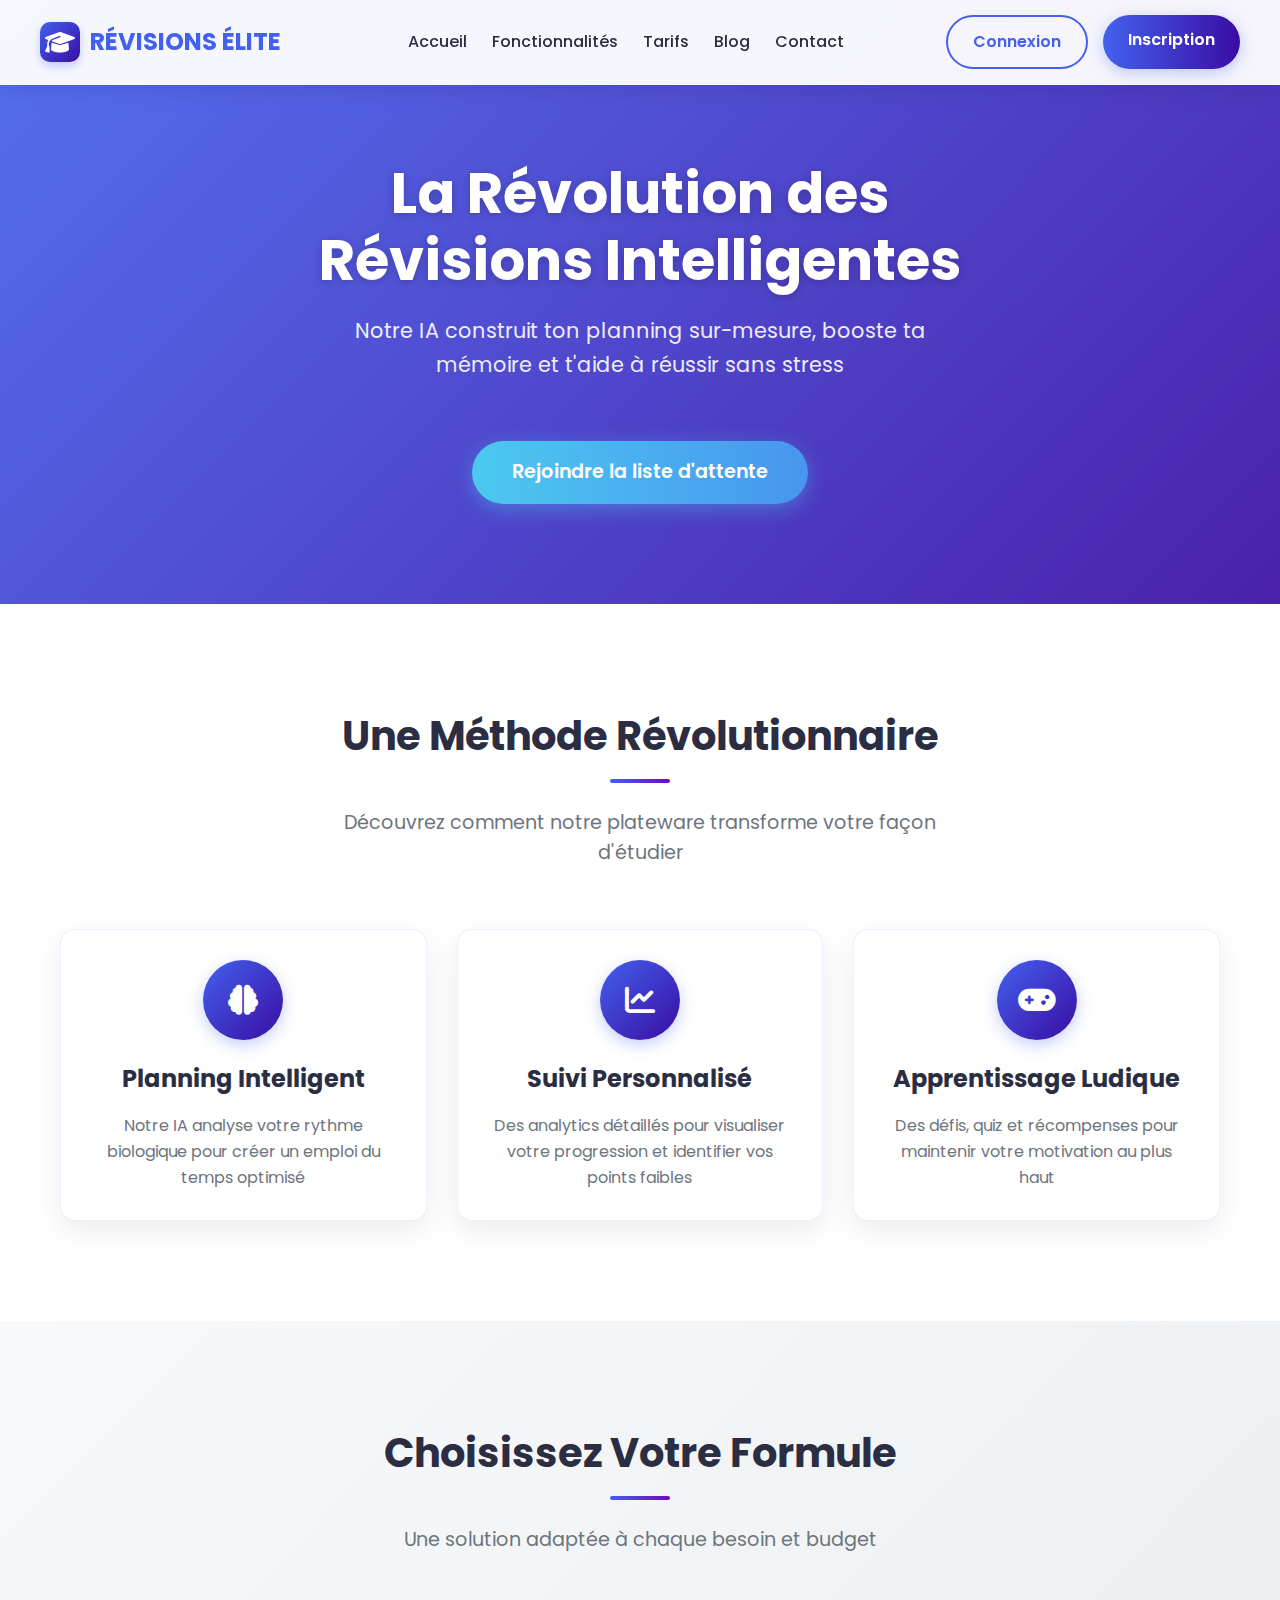
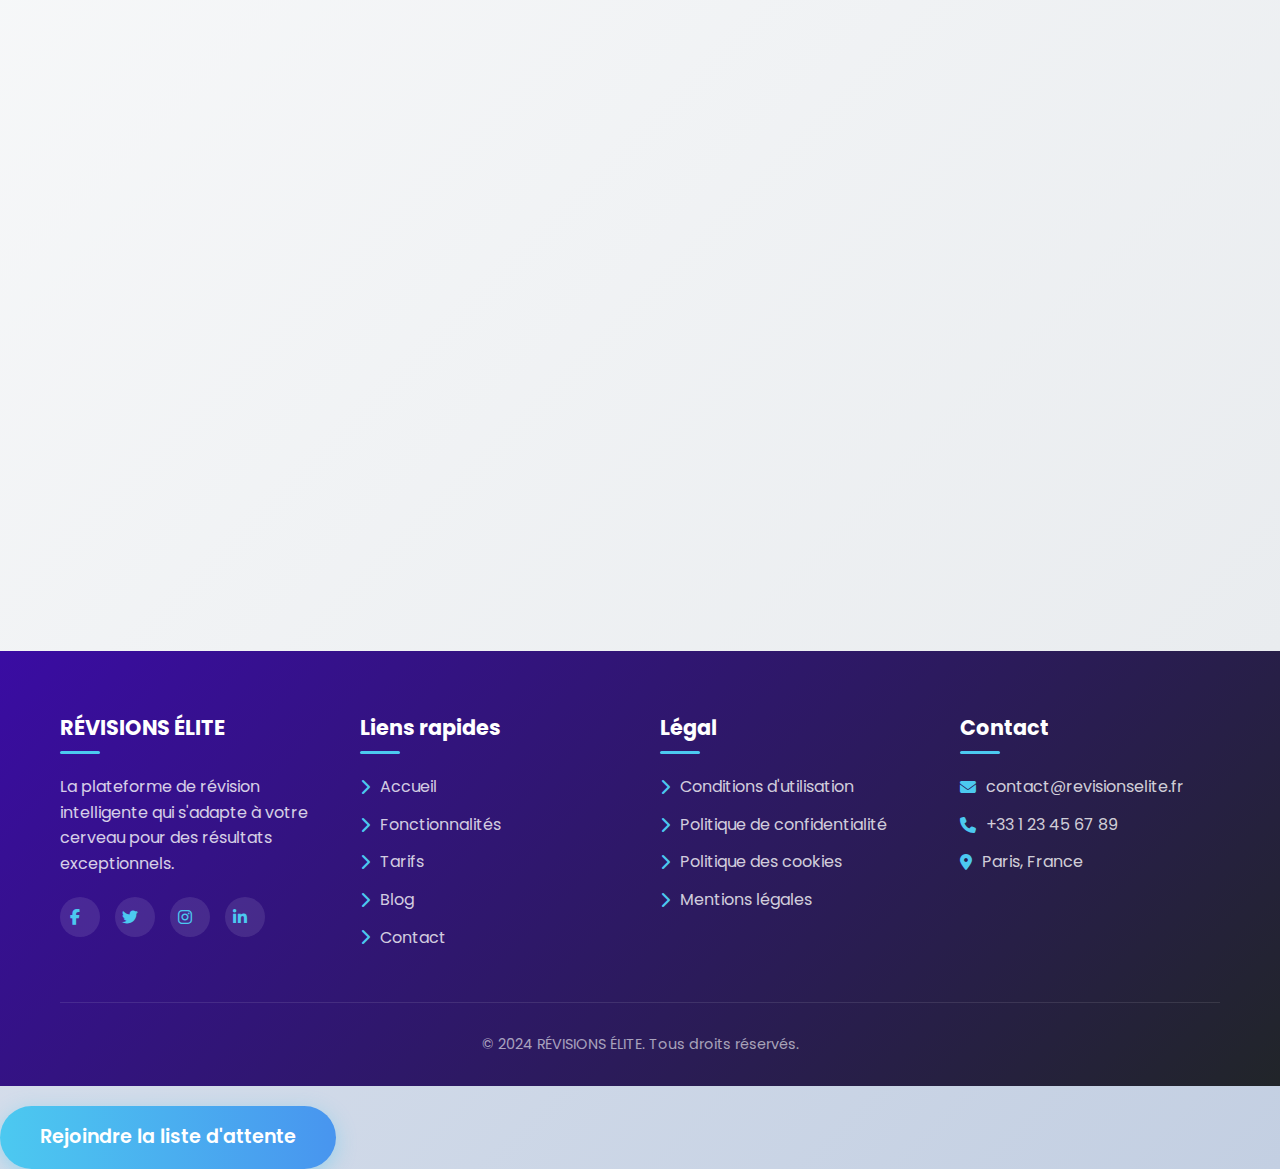
<file: index.html>
<!DOCTYPE html>
<html lang="fr">
<head>
    <meta charset="UTF-8">
    <meta name="viewport" content="width=device-width, initial-scale=1.0">
    <title>RÉVISIONS ÉLITE - La Révolution des Révisions Intelligentes</title>
    <link rel="stylesheet" href="https://cdnjs.cloudflare.com/ajax/libs/font-awesome/6.4.0/css/all.min.css">
    <link href="https://fonts.googleapis.com/css2?family=Poppins:wght@300;400;500;600;700&display=swap" rel="stylesheet">
    <style>
        :root {
            --primary: #4361ee;
            --secondary: #3a0ca3;
            --accent: #7209b7;
            --success: #4cc9f0;
            --light: #f8f9fa;
            --dark: #212529;
            --text: #2b2d42;
            --text-light: #6c757d;
        }
        
        * {
            margin: 0;
            padding: 0;
            box-sizing: border-box;
            font-family: 'Poppins', sans-serif;
        }
        
        body {
            color: var(--text);
            background: linear-gradient(135deg, #f5f7fa 0%, #c3cfe2 100%);
            line-height: 1.6;
            min-height: 100vh;
        }
        
        .container {
            max-width: 1200px;
            margin: 0 auto;
            padding: 0 20px;
        }
        
        /* Header amélioré */
        header {
            background: rgba(255, 255, 255, 0.95);
            backdrop-filter: blur(10px);
            box-shadow: 0 4px 20px rgba(0, 0, 0, 0.1);
            position: fixed;
            width: 100%;
            top: 0;
            z-index: 1000;
            border-bottom: 1px solid rgba(255, 255, 255, 0.2);
        }
        
        .header-container {
            display: flex;
            justify-content: space-between;
            align-items: center;
            padding: 15px 0;
        }
        
        .logo {
            display: flex;
            align-items: center;
            text-decoration: none;
            font-weight: 700;
            font-size: 24px;
            color: var(--primary);
        }
        
        .logo-icon {
            background: linear-gradient(135deg, var(--primary), var(--secondary));
            width: 40px;
            height: 40px;
            border-radius: 10px;
            display: flex;
            align-items: center;
            justify-content: center;
            margin-right: 10px;
            color: white;
            box-shadow: 0 4px 10px rgba(67, 97, 238, 0.3);
        }
        
        nav ul {
            display: flex;
            list-style: none;
        }
        
        nav li {
            margin-left: 25px;
            position: relative;
        }
        
        nav a {
            text-decoration: none;
            color: var(--text);
            font-weight: 500;
            transition: all 0.3s ease;
            padding: 8px 0;
            position: relative;
        }
        
        nav a:after {
            content: '';
            position: absolute;
            width: 0;
            height: 2px;
            bottom: 0;
            left: 0;
            background: linear-gradient(to right, var(--primary), var(--accent));
            transition: width 0.3s ease;
        }
        
        nav a:hover {
            color: var(--primary);
        }
        
        nav a:hover:after {
            width: 100%;
        }
        
        .auth-buttons {
            display: flex;
            gap: 15px;
        }
        
        .btn {
            padding: 12px 25px;
            border-radius: 50px;
            font-weight: 600;
            cursor: pointer;
            transition: all 0.3s ease;
            text-decoration: none;
            display: inline-block;
            text-align: center;
            border: none;
            outline: none;
        }
        
        .btn-outline {
            border: 2px solid var(--primary);
            color: var(--primary);
            background: transparent;
        }
        
        .btn-outline:hover {
            background: var(--primary);
            color: white;
            transform: translateY(-2px);
            box-shadow: 0 5px 15px rgba(67, 97, 238, 0.3);
        }
        
        .btn-primary {
            background: linear-gradient(to right, var(--primary), var(--secondary));
            color: white;
            box-shadow: 0 4px 15px rgba(67, 97, 238, 0.3);
        }
        
        .btn-primary:hover {
            transform: translateY(-2px);
            box-shadow: 0 8px 20px rgba(67, 97, 238, 0.4);
        }
        
        /* Hero Section améliorée */
        .hero {
            padding: 160px 0 100px;
            background: linear-gradient(135deg, rgba(67, 97, 238, 0.9) 0%, rgba(58, 12, 163, 0.9) 100%), url('https://images.unsplash.com/photo-1501504905252-473c47e087f8?ixlib=rb-4.0.3&ixid=M3wxMjA3fDB8MHxwaG90by1wYWdlfHx8fGVufDB8fHx8fA%3D%3D&auto=format&fit=crop&w=2070&q=80') center/cover;
            color: white;
            text-align: center;
            position: relative;
            overflow: hidden;
        }
        
        .hero-content {
            max-width: 800px;
            margin: 0 auto;
            position: relative;
            z-index: 2;
        }
        
        .hero h1 {
            font-size: 3.5rem;
            margin-bottom: 20px;
            font-weight: 700;
            line-height: 1.2;
            text-shadow: 0 2px 10px rgba(0, 0, 0, 0.2);
        }
        
        .hero p {
            font-size: 1.3rem;
            margin-bottom: 40px;
            opacity: 0.9;
            max-width: 600px;
            margin-left: auto;
            margin-right: auto;
        }
        
        .cta-large {
            padding: 16px 40px;
            font-size: 1.2rem;
            background: linear-gradient(to right, var(--success), #4895ef);
            border: none;
            margin-top: 20px;
            box-shadow: 0 5px 20px rgba(76, 201, 240, 0.4);
        }
        
        .cta-large:hover {
            transform: translateY(-3px);
            box-shadow: 0 8px 25px rgba(76, 201, 240, 0.5);
        }
        
        /* Features Section */
        .features {
            padding: 100px 0;
            background: white;
        }
        
        .section-title {
            text-align: center;
            margin-bottom: 60px;
        }
        
        .section-title h2 {
            font-size: 2.5rem;
            color: var(--text);
            margin-bottom: 15px;
            position: relative;
            display: inline-block;
        }
        
        .section-title h2:after {
            content: '';
            position: absolute;
            width: 60px;
            height: 4px;
            background: linear-gradient(to right, var(--primary), var(--accent));
            bottom: -15px;
            left: 50%;
            transform: translateX(-50%);
            border-radius: 2px;
        }
        
        .section-title p {
            font-size: 1.2rem;
            color: var(--text-light);
            max-width: 600px;
            margin: 25px auto 0;
        }
        
        .features-grid {
            display: grid;
            grid-template-columns: repeat(auto-fit, minmax(300px, 1fr));
            gap: 30px;
        }
        
        .feature-card {
            background: white;
            padding: 30px;
            border-radius: 15px;
            box-shadow: 0 10px 30px rgba(0, 0, 0, 0.08);
            text-align: center;
            transition: transform 0.3s ease, box-shadow 0.3s ease;
            border: 1px solid rgba(67, 97, 238, 0.1);
        }
        
        .feature-card:hover {
            transform: translateY(-10px);
            box-shadow: 0 15px 40px rgba(0, 0, 0, 0.15);
        }
        
        .feature-icon {
            width: 80px;
            height: 80px;
            margin: 0 auto 20px;
            background: linear-gradient(135deg, var(--primary), var(--secondary));
            border-radius: 50%;
            display: flex;
            align-items: center;
            justify-content: center;
            color: white;
            font-size: 30px;
            box-shadow: 0 5px 15px rgba(67, 97, 238, 0.3);
        }
        
        .feature-card h3 {
            font-size: 1.5rem;
            margin-bottom: 15px;
            color: var(--text);
        }
        
        .feature-card p {
            color: var(--text-light);
        }
        
        /* Pricing Section */
        .pricing {
            padding: 100px 0;
            background: linear-gradient(135deg, #f8f9fa 0%, #e9ecef 100%);
        }
        
        .plans {
            display: grid;
            grid-template-columns: repeat(auto-fit, minmax(300px, 1fr));
            gap: 30px;
            margin-top: 50px;
        }
        
        .plan {
            background: white;
            border-radius: 15px;
            box-shadow: 0 10px 30px rgba(0, 0, 0, 0.1);
            padding: 40px 30px;
            text-align: center;
            transition: transform 0.3s ease;
            position: relative;
            overflow: hidden;
            border: 1px solid rgba(67, 97, 238, 0.1);
        }
        
        .plan:hover {
            transform: translateY(-10px);
            box-shadow: 0 15px 40px rgba(0, 0, 0, 0.15);
        }
        
        .plan.popular {
            border: 2px solid var(--primary);
            transform: scale(1.03);
        }
        
        .plan.popular:hover {
            transform: scale(1.03) translateY(-10px);
        }
        
        .popular-badge {
            position: absolute;
            top: 15px;
            right: -30px;
            background: var(--primary);
            color: white;
            padding: 5px 30px;
            transform: rotate(45deg);
            font-size: 0.8rem;
            font-weight: 600;
            box-shadow: 0 2px 10px rgba(67, 97, 238, 0.3);
        }
        
        .plan-name {
            font-size: 1.5rem;
            color: var(--text);
            margin-bottom: 15px;
            font-weight: 600;
        }
        
        .plan-price {
            font-size: 2.5rem;
            font-weight: 700;
            color: var(--primary);
            margin-bottom: 20px;
        }
        
        .plan-price span {
            font-size: 1rem;
            color: var(--text-light);
            font-weight: normal;
        }
        
        .plan-features {
            list-style: none;
            margin-bottom: 30px;
        }
        
        .plan-features li {
            padding: 10px 0;
            border-bottom: 1px solid #eee;
            display: flex;
            align-items: center;
            justify-content: center;
        }
        
        .plan-features li:last-child {
            border-bottom: none;
        }
        
        .plan-features i {
            margin-right: 10px;
            color: var(--success);
        }
        
        /* Footer */
        footer {
            background: linear-gradient(135deg, var(--secondary) 0%, var(--dark) 100%);
            color: white;
            padding: 60px 0 30px;
        }
        
        .footer-content {
            display: grid;
            grid-template-columns: repeat(auto-fit, minmax(250px, 1fr));
            gap: 40px;
            margin-bottom: 40px;
        }
        
        .footer-column h3 {
            font-size: 1.3rem;
            margin-bottom: 20px;
            color: white;
            position: relative;
            padding-bottom: 10px;
        }
        
        .footer-column h3:after {
            content: '';
            position: absolute;
            width: 40px;
            height: 3px;
            background: var(--success);
            bottom: 0;
            left: 0;
            border-radius: 2px;
        }
        
        .footer-column p {
            opacity: 0.8;
            margin-bottom: 20px;
            line-height: 1.6;
        }
        
        .footer-column ul {
            list-style: none;
        }
        
        .footer-column li {
            margin-bottom: 12px;
        }
        
        .footer-column a {
            color: rgba(255, 255, 255, 0.8);
            text-decoration: none;
            transition: all 0.3s ease;
            display: flex;
            align-items: center;
        }
        
        .footer-column a:hover {
            color: white;
            transform: translateX(5px);
        }
        
        .footer-column a i {
            margin-right: 10px;
            color: var(--success);
        }
        
        .social-links {
            display: flex;
            gap: 15px;
            margin-top: 20px;
        }
        
        .social-links a {
            display: flex;
            align-items: center;
            justify-content: center;
            width: 40px;
            height: 40px;
            background: rgba(255, 255, 255, 0.1);
            border-radius: 50%;
            transition: all 0.3s ease;
        }
        
        .social-links a:hover {
            background: var(--primary);
            transform: translateY(-3px);
        }
        
        .copyright {
            text-align: center;
            padding-top: 30px;
            border-top: 1px solid rgba(255, 255, 255, 0.1);
            color: rgba(255, 255, 255, 0.6);
            font-size: 0.9rem;
        }
        
        /* Responsive */
        @media (max-width: 768px) {
            .header-container {
                flex-direction: column;
                text-align: center;
            }
            
            nav ul {
                margin: 20px 0;
                flex-wrap: wrap;
                justify-content: center;
            }
            
            nav li {
                margin: 0 10px 10px;
            }
            
            .hero h1 {
                font-size: 2.5rem;
            }
            
            .hero p {
                font-size: 1.1rem;
            }
            
            .features-grid,
            .plans {
                grid-template-columns: 1fr;
            }
            
            .plan.popular {
                transform: scale(1);
            }
            
            .plan.popular:hover {
                transform: translateY(-10px);
            }
        }
    </style>
</head>
<body>
    <!-- Header -->
    <header>
        <div class="container header-container">
            <a href="#" class="logo">
                <div class="logo-icon">
                    <i class="fas fa-graduation-cap"></i>
                </div>
                RÉVISIONS ÉLITE
            </a>
           <nav>
    <ul>
        <li><a href="index.html">Accueil</a></li>
        <li><a href="fonctionnalites.html">Fonctionnalités</a></li>
        <li><a href="tarifs.html">Tarifs</a></li>
        <li><a href="blog.html">Blog</a></li>
        <li><a href="contact.html">Contact</a></li>
    </ul>
</nav>            <div class="auth-buttons">
    <a href="connexion.html" class="btn btn-outline">Connexion</a>
    <a href="inscription.html" class="btn btn-primary">Inscription</a>
</div>
    </header>

    <!-- Hero Section -->
    <section class="hero">
        <div class="container hero-content">
            <h1>La Révolution des Révisions Intelligentes</h1>
            <p>Notre IA construit ton planning sur-mesure, booste ta mémoire et t'aide à réussir sans stress</p>
            <a href="#" class="btn btn-primary cta-large">Rejoindre la liste d'attente</a>
        </div>
    </section>

    <!-- Features Section -->
    <section class="features">
        <div class="container">
            <div class="section-title">
                <h2>Une Méthode Révolutionnaire</h2>
                <p>Découvrez comment notre plateware transforme votre façon d'étudier</p>
            </div>
            <div class="features-grid">
                <div class="feature-card">
                    <div class="feature-icon">
                        <i class="fas fa-brain"></i>
                    </div>
                    <h3>Planning Intelligent</h3>
                    <p>Notre IA analyse votre rythme biologique pour créer un emploi du temps optimisé</p>
                </div>
                <div class="feature-card">
                    <div class="feature-icon">
                        <i class="fas fa-chart-line"></i>
                    </div>
                    <h3>Suivi Personnalisé</h3>
                    <p>Des analytics détaillés pour visualiser votre progression et identifier vos points faibles</p>
                </div>
                <div class="feature-card">
                    <div class="feature-icon">
                        <i class="fas fa-gamepad"></i>
                    </div>
                    <h3>Apprentissage Ludique</h3>
                    <p>Des défis, quiz et récompenses pour maintenir votre motivation au plus haut</p>
                </div>
            </div>
        </div>
    </section>

    <!-- Pricing Section -->
    <section class="pricing">
        <div class="container">
            <div class="section-title">
                <h2>Choisissez Votre Formule</h2>
                <p>Une solution adaptée à chaque besoin et budget</p>
            </div>
            <div class="plans">
                <div class="plan">
                    <h3 class="plan-name">Starter</h3>
                    <div class="plan-price">Gratuit</div>
                    <ul class="plan-features">
                        <li><i class="fas fa-check-circle"></i> Planning de base</li>
                        <li><i class="fas fa-check-circle"></i> Jusqu'à 5 matières</li>
                        <li><i class="fas fa-check-circle"></i> Support communautaire</li>
                        <li><i class="fas fa-times-circle"></i> Contenu premium</li>
                        <li><i class="fas fa-times-circle"></i> Analytics avancés</li>
                    </ul>
                    <a href="#" class="btn btn-outline">Commencer gratuitement</a>
                </div>
                <div class="plan popular">
                    <div class="popular-badge">Populaire</div>
                    <h3 class="plan-name">Premium</h3>
                    <div class="plan-price">4,99€<span>/mois</span></div>
                    <ul class="plan-features">
                        <li><i class="fas fa-check-circle"></i> Planning avancé</li>
                        <li><i class="fas fa-check-circle"></i> Matières illimitées</li>
                        <li><i class="fas fa-check-circle"></i> Contenu premium</li>
                        <li><i class="fas fa-check-circle"></i> Analytics de progression</li>
                        <li><i class="fas fa-check-circle"></i> Support prioritaire</li>
                    </ul>
                    <a href="#" class="btn btn-primary">Choisir cette offre</a>
                </div>
                <div class="plan">
                    <h3 class="plan-name">Elite</h3>
                    <div class="plan-price">9,99€<span>/mois</span></div>
                    <ul class="plan-features">
                        <li><i class="fas fa-check-circle"></i> Tous les avantages Premium</li>
                        <li><i class="fas fa-check-circle"></i> Coaching personnalisé</li>
                        <li><i class="fas fa-check-circle"></i> Planification intelligente IA</li>
                        <li><i class="fas fa-check-circle"></i> Accès aux webinaires exclusifs</li>
                        <li><i class="fas fa-check-circle"></i> Support 24/7</li>
                    </ul>
                    <a href="#" class="btn btn-outline">Choisir cette offre</a>
                </div>
            </div>
        </div>
    </section>

    <!-- Footer -->
    <footer>
        <div class="container">
            <div class="footer-content">
                <div class="footer-column">
                    <h3>RÉVISIONS ÉLITE</h3>
                    <p>La plateforme de révision intelligente qui s'adapte à votre cerveau pour des résultats exceptionnels.</p>
                    <div class="social-links">
                        <a href="#"><i class="fab fa-facebook-f"></i></a>
                        <a href="#"><i class="fab fa-twitter"></i></a>
                        <a href="#"><i class="fab fa-instagram"></i></a>
                        <a href="#"><i class="fab fa-linkedin-in"></i></a>
                    </div>
                </div>
                <div class="footer-column">
                    <h3>Liens rapides</h3>
                    <ul>
                        <li><a href="#"><i class="fas fa-chevron-right"></i> Accueil</a></li>
                        <li><a href="#"><i class="fas fa-chevron-right"></i> Fonctionnalités</a></li>
                        <li><a href="#"><i class="fas fa-chevron-right"></i> Tarifs</a></li>
                        <li><a href="#"><i class="fas fa-chevron-right"></i> Blog</a></li>
                        <li><a href="#"><i class="fas fa-chevron-right"></i> Contact</a></li>
                    </ul>
                </div>
                <div class="footer-column">
                    <h3>Légal</h3>
                    <ul>
                        <li><a href="#"><i class="fas fa-chevron-right"></i> Conditions d'utilisation</a></li>
                        <li><a href="#"><i class="fas fa-chevron-right"></i> Politique de confidentialité</a></li>
                        <li><a href="#"><i class="fas fa-chevron-right"></i> Politique des cookies</a></li>
                        <li><a href="#"><i class="fas fa-chevron-right"></i> Mentions légales</a></li>
                    </ul>
                </div>
                <div class="footer-column">
                    <h3>Contact</h3>
                    <ul>
                        <li><a href="#"><i class="fas fa-envelope"></i> contact@revisionselite.fr</a></li>
                        <li><a href="#"><i class="fas fa-phone"></i> +33 1 23 45 67 89</a></li>
                        <li><a href="#"><i class="fas fa-map-marker-alt"></i> Paris, France</a></li>
                    </ul>
                </div>
            </div>
            <div class="copyright">
                <p>&copy; 2024 RÉVISIONS ÉLITE. Tous droits réservés.</p>
            </div>
        </div>
    </footer>

    <script>
        // Simple animation on scroll
        document.addEventListener('DOMContentLoaded', function() {
            const featureCards = document.querySelectorAll('.feature-card');
            const plans = document.querySelectorAll('.plan');
            
            // Animation for feature cards
            featureCards.forEach((card, index) => {
                card.style.opacity = '0';
                card.style.transform = 'translateY(50px)';
                card.style.transition = 'all 0.6s ease ' + (index * 0.2) + 's';
                
                setTimeout(() => {
                    card.style.opacity = '1';
                    card.style.transform = 'translateY(0)';
                }, 500);
            });
            
            // Animation for plans
            plans.forEach((plan, index) => {
                plan.style.opacity = '0';
                plan.style.transform = 'translateY(50px)';
                plan.style.transition = 'all 0.6s ease ' + (index * 0.2 + 0.4) + 's';
                
                setTimeout(() => {
                    plan.style.opacity = '1';
                    plan.style.transform = 'translateY(0)';
                }, 800);
            });
            
            // Add smooth scrolling for anchor links
            document.querySelectorAll('a[href^="#"]').forEach(anchor => {
                anchor.addEventListener('click', function(e) {
                    e.preventDefault();
                    const targetId = this.getAttribute('href');
                    if (targetId === '#') return;
                    
                    const targetElement = document.querySelector(targetId);
                    if (targetElement) {
                        window.scrollTo({
                            top: targetElement.offsetTop - 80,
                            behavior: 'smooth'
                        });
                    }
                });
            });
        });
    </script>
</body>
</html>
<a href="inscription.html" class="btn btn-primary cta-large">Rejoindre la liste d'attente</a>
</file>
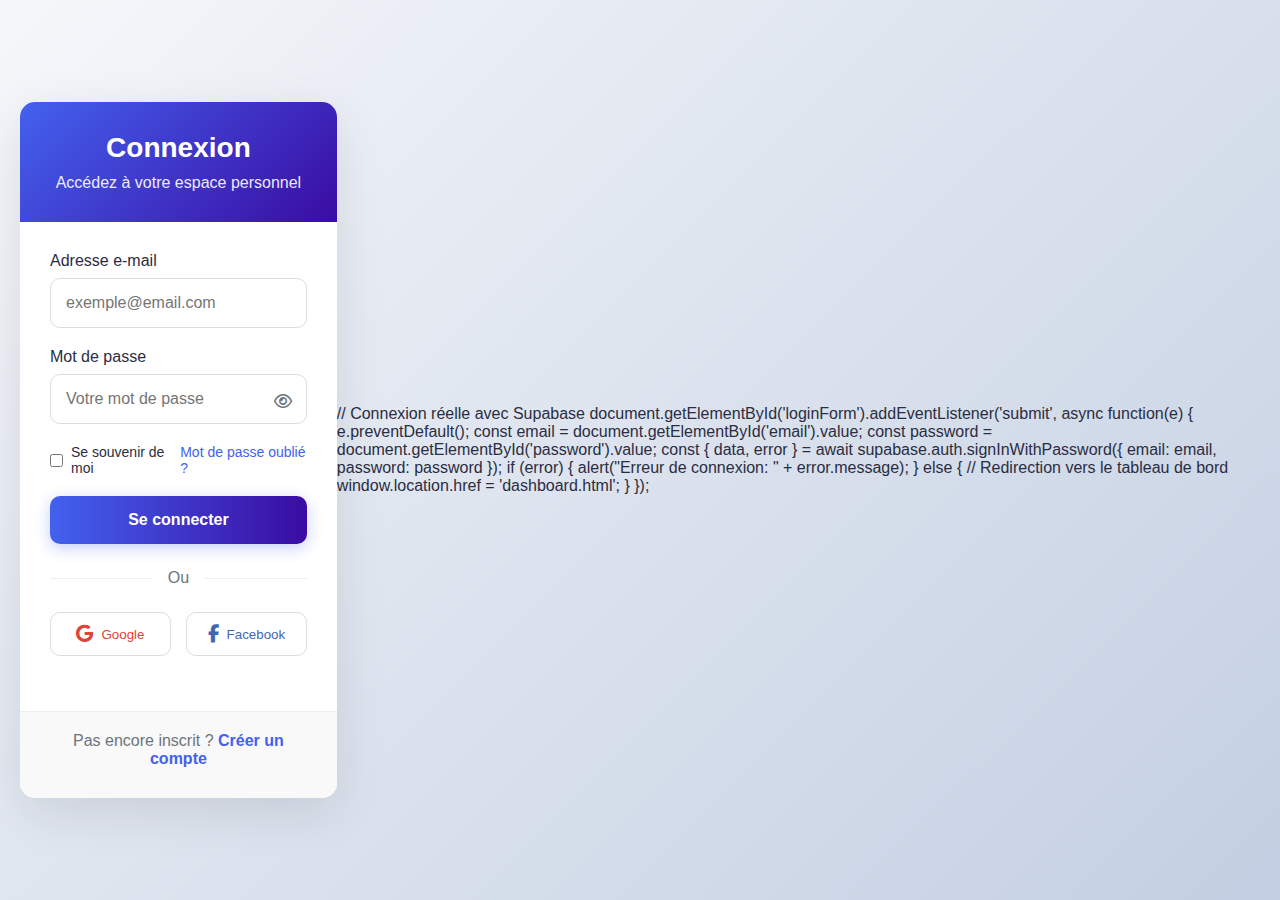
<file: connexion.html>
<!DOCTYPE html>
<html lang="fr">
<head>
    <meta charset="UTF-8">
    <meta name="viewport" content="width=device-width, initial-scale=1.0">
    <title>Connexion - Révisions Élite</title>
    <link rel="stylesheet" href="https://cdnjs.cloudflare.com/ajax/libs/font-awesome/6.4.0/css/all.min.css">
    <style>
        :root {
            --primary: #4361ee;
            --secondary: #3a0ca3;
            --accent: #7209b7;
            --success: #4cc9f0;
            --light: #f8f9fa;
            --dark: #212529;
            --text: #2b2d42;
            --text-light: #6c757d;
        }
        
        * {
            margin: 0;
            padding: 0;
            box-sizing: border-box;
            font-family: 'Segoe UI', Tahoma, Geneva, Verdana, sans-serif;
        }
        
        body {
            color: var(--text);
            background: linear-gradient(135deg, #f5f7fa 0%, #c3cfe2 100%);
            min-height: 100vh;
            display: flex;
            align-items: center;
            justify-content: center;
            padding: 20px;
        }
        
        .auth-container {
            background: white;
            border-radius: 15px;
            box-shadow: 0 15px 50px rgba(0, 0, 0, 0.1);
            width: 100%;
            max-width: 450px;
            overflow: hidden;
            position: relative;
        }
        
        .auth-header {
            background: linear-gradient(135deg, var(--primary), var(--secondary));
            color: white;
            padding: 30px;
            text-align: center;
        }
        
        .auth-header h1 {
            font-size: 28px;
            margin-bottom: 10px;
            font-weight: 700;
        }
        
        .auth-header p {
            opacity: 0.9;
        }
        
        .auth-form {
            padding: 30px;
        }
        
        .form-group {
            margin-bottom: 20px;
            position: relative;
        }
        
        .form-group label {
            display: block;
            margin-bottom: 8px;
            font-weight: 500;
            color: var(--text);
        }
        
        .form-group input {
            width: 100%;
            padding: 15px;
            border: 1px solid #ddd;
            border-radius: 10px;
            font-size: 16px;
            transition: all 0.3s ease;
        }
        
        .form-group input:focus {
            border-color: var(--primary);
            box-shadow: 0 0 0 3px rgba(67, 97, 238, 0.2);
            outline: none;
        }
        
        .password-toggle {
            position: absolute;
            right: 15px;
            top: 45px;
            color: var(--text-light);
            cursor: pointer;
        }
        
        .form-options {
            display: flex;
            justify-content: space-between;
            align-items: center;
            margin-bottom: 20px;
            font-size: 14px;
        }
        
        .remember-me {
            display: flex;
            align-items: center;
        }
        
        .remember-me input {
            margin-right: 8px;
        }
        
        .forgot-password {
            color: var(--primary);
            text-decoration: none;
        }
        
        .btn-auth {
            width: 100%;
            padding: 15px;
            background: linear-gradient(to right, var(--primary), var(--secondary));
            color: white;
            border: none;
            border-radius: 10px;
            font-size: 16px;
            font-weight: 600;
            cursor: pointer;
            transition: all 0.3s ease;
            box-shadow: 0 4px 15px rgba(67, 97, 238, 0.3);
        }
        
        .btn-auth:hover {
            transform: translateY(-2px);
            box-shadow: 0 8px 20px rgba(67, 97, 238, 0.4);
        }
        
        .auth-divider {
            text-align: center;
            margin: 25px 0;
            position: relative;
        }
        
        .auth-divider:before {
            content: '';
            position: absolute;
            top: 50%;
            left: 0;
            right: 0;
            height: 1px;
            background: #eee;
        }
        
        .auth-divider span {
            background: white;
            padding: 0 15px;
            position: relative;
            color: var(--text-light);
        }
        
        .social-auth {
            display: flex;
            gap: 15px;
            margin-bottom: 25px;
        }
        
        .social-btn {
            flex: 1;
            padding: 12px;
            border: 1px solid #ddd;
            border-radius: 10px;
            background: white;
            cursor: pointer;
            display: flex;
            align-items: center;
            justify-content: center;
            transition: all 0.3s ease;
        }
        
        .social-btn:hover {
            background: #f9f9f9;
            transform: translateY(-2px);
        }
        
        .social-btn i {
            margin-right: 8px;
            font-size: 18px;
        }
        
        .google-btn {
            color: #DB4437;
        }
        
        .facebook-btn {
            color: #4267B2;
        }
        
        .auth-footer {
            text-align: center;
            padding: 20px 30px 30px;
            background: #f9f9f9;
            border-top: 1px solid #eee;
        }
        
        .auth-footer p {
            color: var(--text-light);
        }
        
        .auth-footer a {
            color: var(--primary);
            text-decoration: none;
            font-weight: 600;
        }
        
        @media (max-width: 480px) {
            .auth-container {
                border-radius: 10px;
            }
            
            .auth-header {
                padding: 20px;
            }
            
            .auth-form {
                padding: 20px;
            }
            
            .social-auth {
                flex-direction: column;
            }
        }
    </style>
</head>
<body>
    <div class="auth-container">
        <div class="auth-header">
            <h1>Connexion</h1>
            <p>Accédez à votre espace personnel</p>
        </div>
        
        <div class="auth-form">
            <form id="loginForm">
                <div class="form-group">
                    <label for="email">Adresse e-mail</label>
                    <input type="email" id="email" placeholder="exemple@email.com" required>
                </div>
                
                <div class="form-group">
                    <label for="password">Mot de passe</label>
                    <input type="password" id="password" placeholder="Votre mot de passe" required>
                    <span class="password-toggle" id="passwordToggle">
                        <i class="far fa-eye"></i>
                    </span>
                </div>
                
                <div class="form-options">
                    <label class="remember-me">
                        <input type="checkbox" id="remember">
                        Se souvenir de moi
                    </label>
                    <a href="#" class="forgot-password">Mot de passe oublié ?</a>
                </div>
                
                <button type="submit" class="btn-auth">Se connecter</button>
            </form>
            
            <div class="auth-divider">
                <span>Ou</span>
            </div>
            
            <div class="social-auth">
                <button class="social-btn google-btn">
                    <i class="fab fa-google"></i> Google
                </button>
                <button class="social-btn facebook-btn">
                    <i class="fab fa-facebook-f"></i> Facebook
                </button>
            </div>
        </div>
        
        <div class="auth-footer">
            <p>Pas encore inscrit ? <a href="inscription.html">Créer un compte</a></p>
        </div>
    </div>

    <script>
        // Fonctionnalité pour afficher/masquer le mot de passe
        const passwordToggle = document.getElementById('passwordToggle');
        const passwordInput = document.getElementById('password');
        
        passwordToggle.addEventListener('click', function() {
            if (passwordInput.type === 'password') {
                passwordInput.type = 'text';
                passwordToggle.innerHTML = '<i class="far fa-eye-slash"></i>';
            } else {
                passwordInput.type = 'password';
                passwordToggle.innerHTML = '<i class="far fa-eye"></i>';
            }
        });
        
        // Validation du formulaire
        document.getElementById('loginForm').addEventListener('submit', function(e) {
            e.preventDefault();
            
            // Simulation de connexion (à remplacer par un vrai système plus tard)
            const email = document.getElementById('email').value;
            const password = document.getElementById('password').value;
            const rememberMe = document.getElementById('remember').checked;
            
            // Ici, on simule une connexion réussie
            alert('Connexion simulée avec succès! En attendant un vrai système backend.');
            // Redirection vers la page d'accueil
            window.location.href = 'index.html';
        });
        
        // Animation d'entrée
        document.addEventListener('DOMContentLoaded', function() {
            document.querySelector('.auth-container').style.opacity = '0';
            document.querySelector('.auth-container').style.transform = 'translateY(20px)';
            
            setTimeout(function() {
                document.querySelector('.auth-container').style.transition = 'all 0.5s ease';
                document.querySelector('.auth-container').style.opacity = '1';
                document.querySelector('.auth-container').style.transform = 'translateY(0)';
            }, 100);
        });
    </script>
</body>
</html>
<script>
    // ⚠️ REMPLACEZ CES VALEURS PAR LES VÔTRES !
    const supabaseUrl = 'https://liiuxljkpkciwjufdnjm.supabase.co'; // <- Remplacez par VOTRE URL
    const supabaseKey = 'eyJhbGciOiJIUzI1NiIsInR5cCI6IkpXVCJ9.eyJpc3MiOiJzdXBhYmFzZSIsInJlZiI6ImxpaXV4bGprcGtjaXdqdWZkbmptIiwicm9sZSI6ImFub24iLCJpYXQiOjE3NTYzMzc4NDMsImV4cCI6MjA3MTkxMzg0M30.qMa2L763iAZFv03VBb1ogycAX6DQKBN6Mt5mk4RpF5o'; // <- Remplacez par VOTRE clé "anon public"
    window.supabase = supabase.createClient(supabaseUrl, supabaseKey);
</script>
// Connexion réelle avec Supabase
document.getElementById('loginForm').addEventListener('submit', async function(e) {
    e.preventDefault();
    
    const email = document.getElementById('email').value;
    const password = document.getElementById('password').value;

    const { data, error } = await supabase.auth.signInWithPassword({
        email: email,
        password: password
    });

    if (error) {
        alert("Erreur de connexion: " + error.message);
    } else {
        // Redirection vers le tableau de bord
        window.location.href = 'dashboard.html';
    }
});
</file>
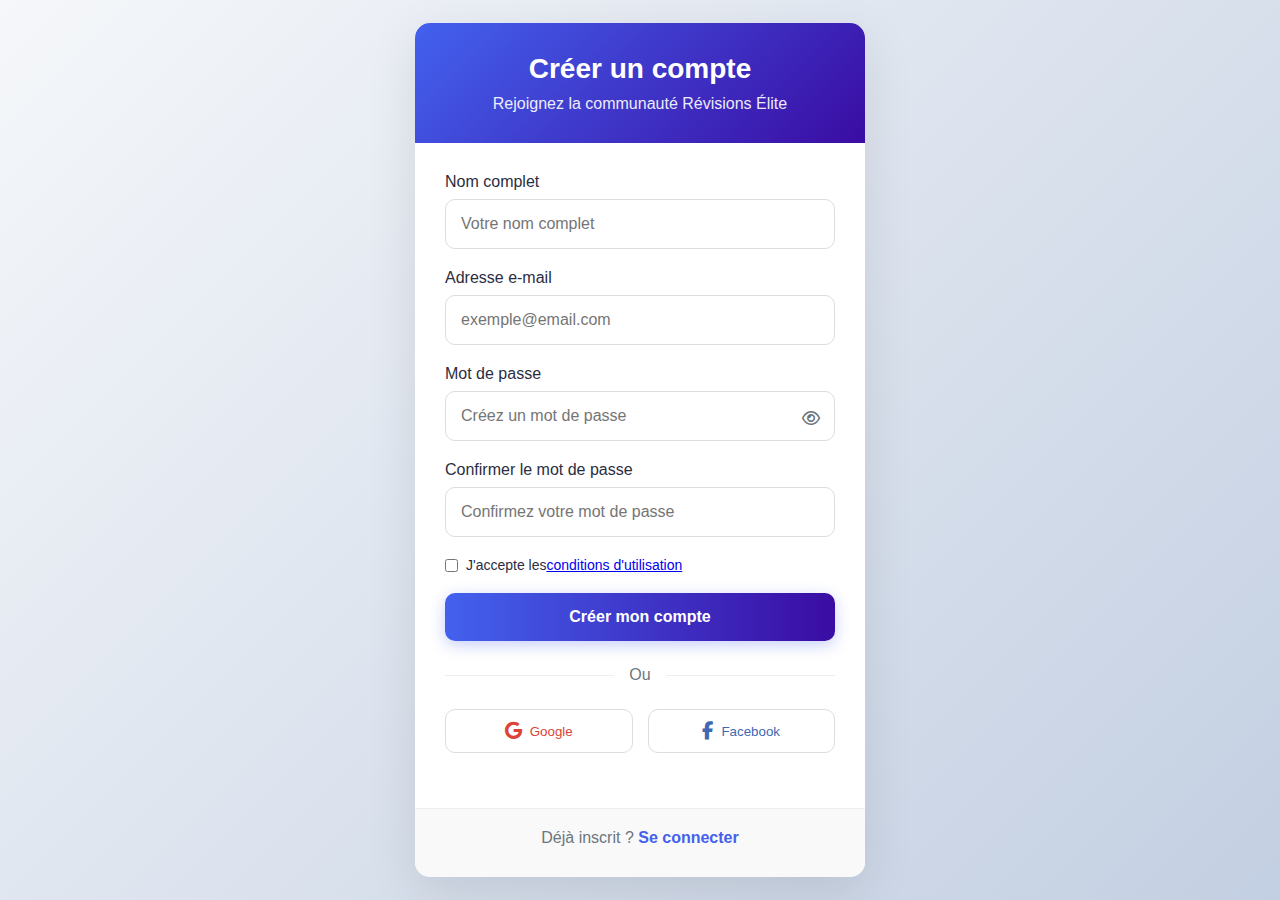
<file: inscription.html>
<!DOCTYPE html>
<html lang="fr">
<head>
    <meta charset="UTF-8">
    <meta name="viewport" content="width=device-width, initial-scale=1.0">
    <title>Inscription - Révisions Élite</title>
    <link rel="stylesheet" href="https://cdnjs.cloudflare.com/ajax/libs/font-awesome/6.4.0/css/all.min.css">
    <style>
        :root {
            --primary: #4361ee;
            --secondary: #3a0ca3;
            --accent: #7209b7;
            --success: #4cc9f0;
            --light: #f8f9fa;
            --dark: #212529;
            --text: #2b2d42;
            --text-light: #6c757d;
        }
        
        * {
            margin: 0;
            padding: 0;
            box-sizing: border-box;
            font-family: 'Segoe UI', Tahoma, Geneva, Verdana, sans-serif;
        }
        
        body {
            color: var(--text);
            background: linear-gradient(135deg, #f5f7fa 0%, #c3cfe2 100%);
            min-height: 100vh;
            display: flex;
            align-items: center;
            justify-content: center;
            padding: 20px;
        }
        
        .auth-container {
            background: white;
            border-radius: 15px;
            box-shadow: 0 15px 50px rgba(0, 0, 0, 0.1);
            width: 100%;
            max-width: 450px;
            overflow: hidden;
            position: relative;
        }
        
        .auth-header {
            background: linear-gradient(135deg, var(--primary), var(--secondary));
            color: white;
            padding: 30px;
            text-align: center;
        }
        
        .auth-header h1 {
            font-size: 28px;
            margin-bottom: 10px;
            font-weight: 700;
        }
        
        .auth-header p {
            opacity: 0.9;
        }
        
        .auth-form {
            padding: 30px;
        }
        
        .form-group {
            margin-bottom: 20px;
            position: relative;
        }
        
        .form-group label {
            display: block;
            margin-bottom: 8px;
            font-weight: 500;
            color: var(--text);
        }
        
        .form-group input {
            width: 100%;
            padding: 15px;
            border: 1px solid #ddd;
            border-radius: 10px;
            font-size: 16px;
            transition: all 0.3s ease;
        }
        
        .form-group input:focus {
            border-color: var(--primary);
            box-shadow: 0 0 0 3px rgba(67, 97, 238, 0.2);
            outline: none;
        }
        
        .password-toggle {
            position: absolute;
            right: 15px;
            top: 45px;
            color: var(--text-light);
            cursor: pointer;
        }
        
        .form-options {
            display: flex;
            justify-content: space-between;
            align-items: center;
            margin-bottom: 20px;
            font-size: 14px;
        }
        
        .remember-me {
            display: flex;
            align-items: center;
        }
        
        .remember-me input {
            margin-right: 8px;
        }
        
        .forgot-password {
            color: var(--primary);
            text-decoration: none;
        }
        
        .btn-auth {
            width: 100%;
            padding: 15px;
            background: linear-gradient(to right, var(--primary), var(--secondary));
            color: white;
            border: none;
            border-radius: 10px;
            font-size: 16px;
            font-weight: 600;
            cursor: pointer;
            transition: all 0.3s ease;
            box-shadow: 0 4px 15px rgba(67, 97, 238, 0.3);
        }
        
        .btn-auth:hover {
            transform: translateY(-2px);
            box-shadow: 0 8px 20px rgba(67, 97, 238, 0.4);
        }
        
        .auth-divider {
            text-align: center;
            margin: 25px 0;
            position: relative;
        }
        
        .auth-divider:before {
            content: '';
            position: absolute;
            top: 50%;
            left: 0;
            right: 0;
            height: 1px;
            background: #eee;
        }
        
        .auth-divider span {
            background: white;
            padding: 0 15px;
            position: relative;
            color: var(--text-light);
        }
        
        .social-auth {
            display: flex;
            gap: 15px;
            margin-bottom: 25px;
        }
        
        .social-btn {
            flex: 1;
            padding: 12px;
            border: 1px solid #ddd;
            border-radius: 10px;
            background: white;
            cursor: pointer;
            display: flex;
            align-items: center;
            justify-content: center;
            transition: all 0.3s ease;
        }
        
        .social-btn:hover {
            background: #f9f9f9;
            transform: translateY(-2px);
        }
        
        .social-btn i {
            margin-right: 8px;
            font-size: 18px;
        }
        
        .google-btn {
            color: #DB4437;
        }
        
        .facebook-btn {
            color: #4267B2;
        }
        
        .auth-footer {
            text-align: center;
            padding: 20px 30px 30px;
            background: #f9f9f9;
            border-top: 1px solid #eee;
        }
        
        .auth-footer p {
            color: var(--text-light);
        }
        
        .auth-footer a {
            color: var(--primary);
            text-decoration: none;
            font-weight: 600;
        }
        
        @media (max-width: 480px) {
            .auth-container {
                border-radius: 10px;
            }
            
            .auth-header {
                padding: 20px;
            }
            
            .auth-form {
                padding: 20px;
            }
            
            .social-auth {
                flex-direction: column;
            }
        }
    </style>
</head>
<body>
    <div class="auth-container">
        <div class="auth-header">
            <h1>Créer un compte</h1>
            <p>Rejoignez la communauté Révisions Élite</p>
        </div>
        
        <div class="auth-form">
            <form id="registerForm">
                <div class="form-group">
                    <label for="fullname">Nom complet</label>
                    <input type="text" id="fullname" placeholder="Votre nom complet" required>
                </div>
                
                <div class="form-group">
                    <label for="email">Adresse e-mail</label>
                    <input type="email" id="email" placeholder="exemple@email.com" required>
                </div>
                
                <div class="form-group">
                    <label for="password">Mot de passe</label>
                    <input type="password" id="password" placeholder="Créez un mot de passe" required>
                    <span class="password-toggle" id="passwordToggle">
                        <i class="far fa-eye"></i>
                    </span>
                </div>
                
                <div class="form-group">
                    <label for="confirmPassword">Confirmer le mot de passe</label>
                    <input type="password" id="confirmPassword" placeholder="Confirmez votre mot de passe" required>
                </div>
                
                <div class="form-options">
                    <label class="remember-me">
                        <input type="checkbox" id="terms" required>
                        J'accepte les <a href="#">conditions d'utilisation</a>
                    </label>
                </div>
                
                <button type="submit" class="btn-auth">Créer mon compte</button>
            </form>
            
            <div class="auth-divider">
                <span>Ou</span>
            </div>
            
            <div class="social-auth">
                <button class="social-btn google-btn">
                    <i class="fab fa-google"></i> Google
                </button>
                <button class="social-btn facebook-btn">
                    <i class="fab fa-facebook-f"></i> Facebook
                </button>
            </div>
        </div>
        
        <div class="auth-footer">
            <p>Déjà inscrit ? <a href="connexion.html">Se connecter</a></p>
        </div>
    </div>

    <script>
        // Fonctionnalité pour afficher/masquer le mot de passe
        const passwordToggle = document.getElementById('passwordToggle');
        const passwordInput = document.getElementById('password');
        
        passwordToggle.addEventListener('click', function() {
            if (passwordInput.type === 'password') {
                passwordInput.type = 'text';
                passwordToggle.innerHTML = '<i class="far fa-eye-slash"></i>';
            } else {
                passwordInput.type = 'password';
                passwordToggle.innerHTML = '<i class="far fa-eye"></i>';
            }
        });
        
        // Validation du formulaire
        document.getElementById('registerForm').addEventListener('submit', function(e) {
            e.preventDefault();
            
            const password = document.getElementById('password').value;
            const confirmPassword = document.getElementById('confirmPassword').value;
            
            if (password !== confirmPassword) {
                alert('Les mots de passe ne correspondent pas.');
                return;
            }
            
            // Enregistrement simulé (à remplacer par un vrai système plus tard)
            const userData = {
                name: document.getElementById('fullname').value,
                email: document.getElementById('email').value,
                password: password
            };
            
            // Stockage dans le localStorage (solution temporaire)
            localStorage.setItem('userData', JSON.stringify(userData));
            
            alert('Compte créé avec succès! Redirection...');
            // Redirection vers la page de connexion
            window.location.href = 'connexion.html';
        });
        
        // Animation d'entrée
        document.addEventListener('DOMContentLoaded', function() {
            document.querySelector('.auth-container').style.opacity = '0';
            document.querySelector('.auth-container').style.transform = 'translateY(20px)';
            
            setTimeout(function() {
                document.querySelector('.auth-container').style.transition = 'all 0.5s ease';
                document.querySelector('.auth-container').style.opacity = '1';
                document.querySelector('.auth-container').style.transform = 'translateY(0)';
            }, 100);
        });
    </script>
</body>
</html>
</file>
